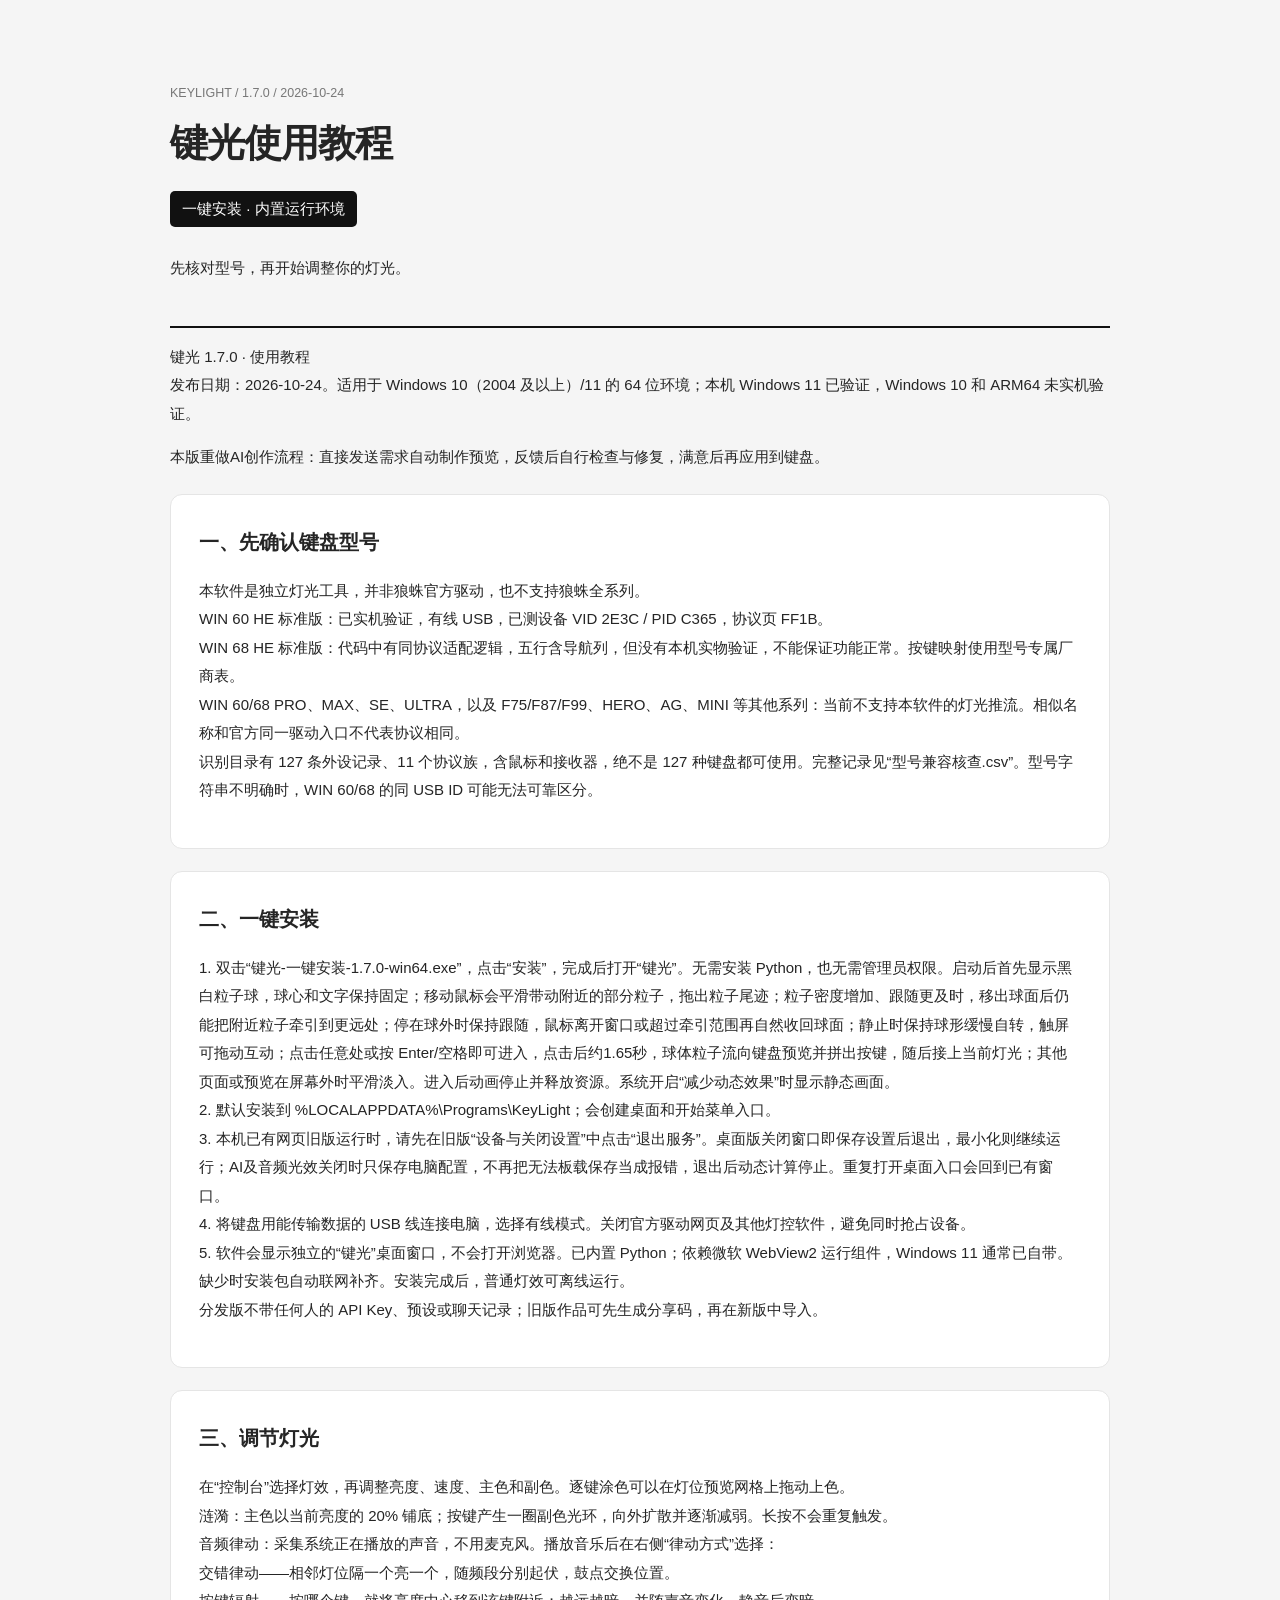
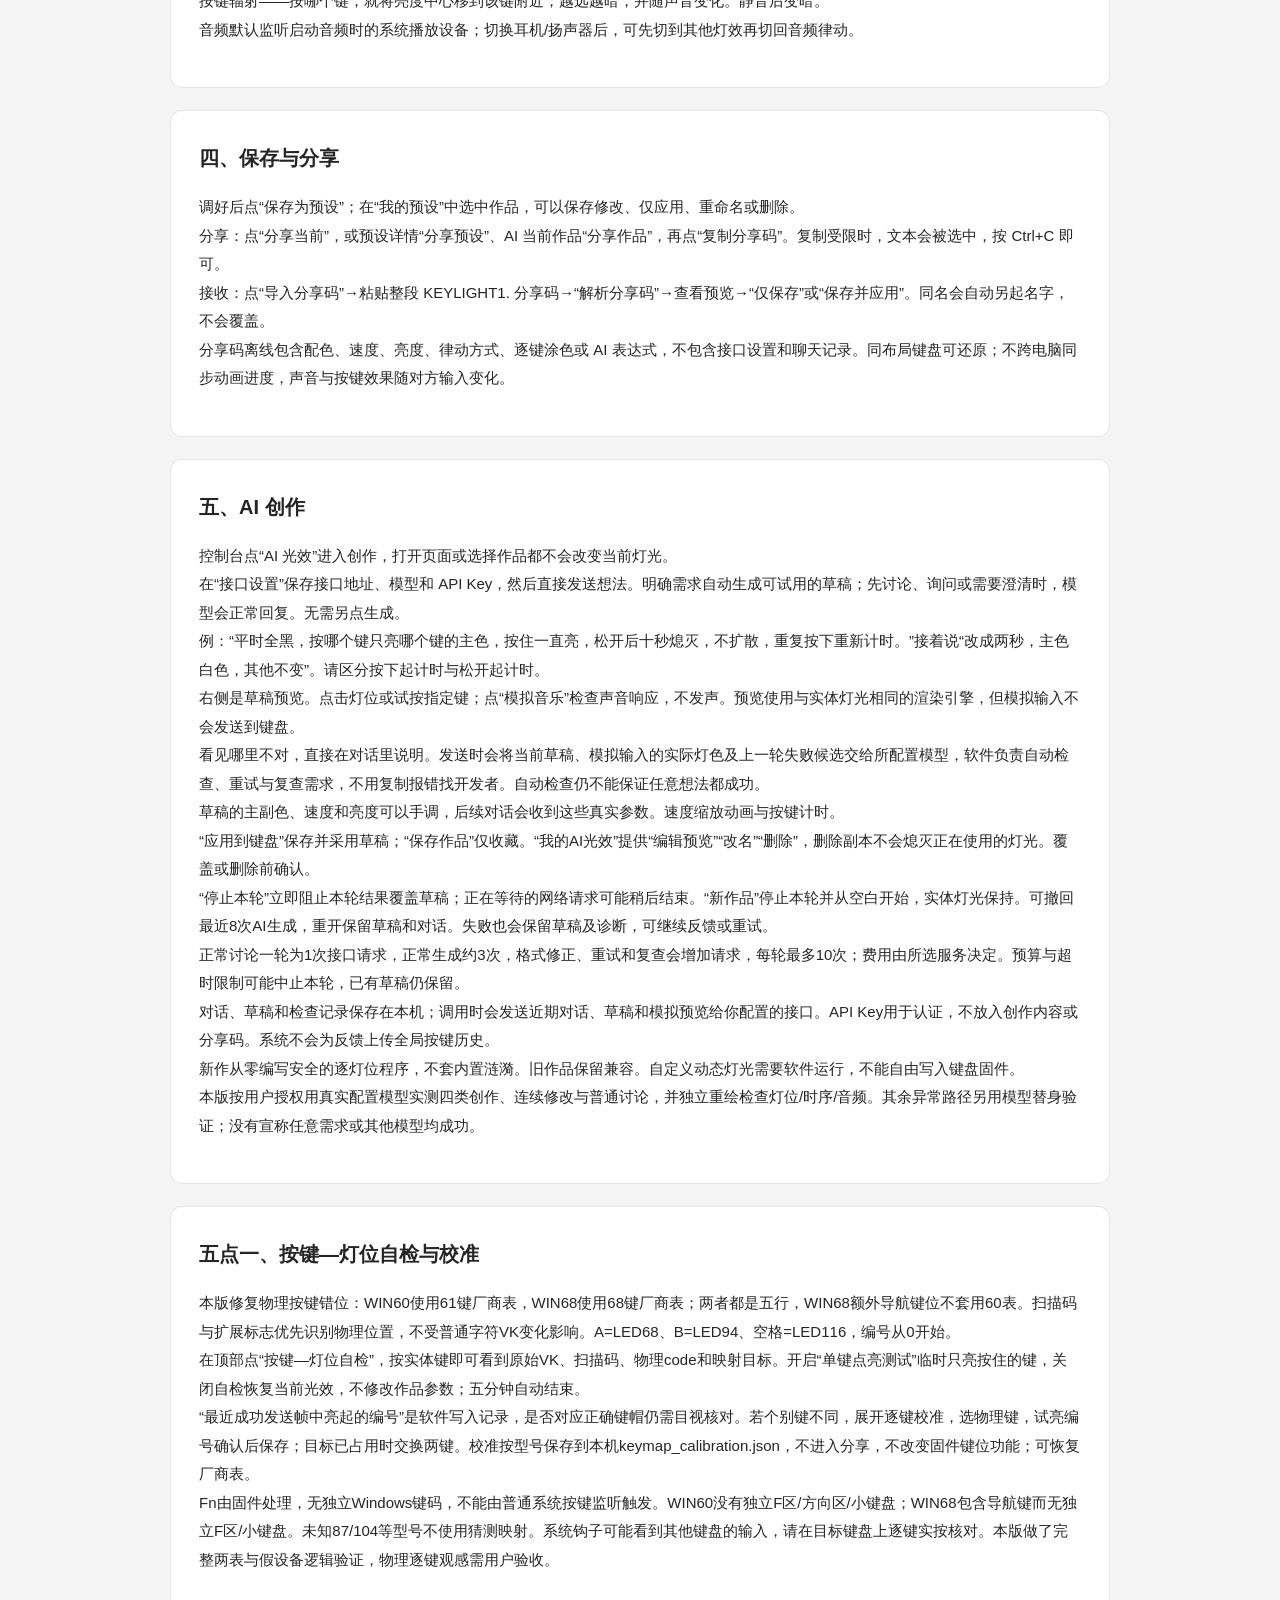
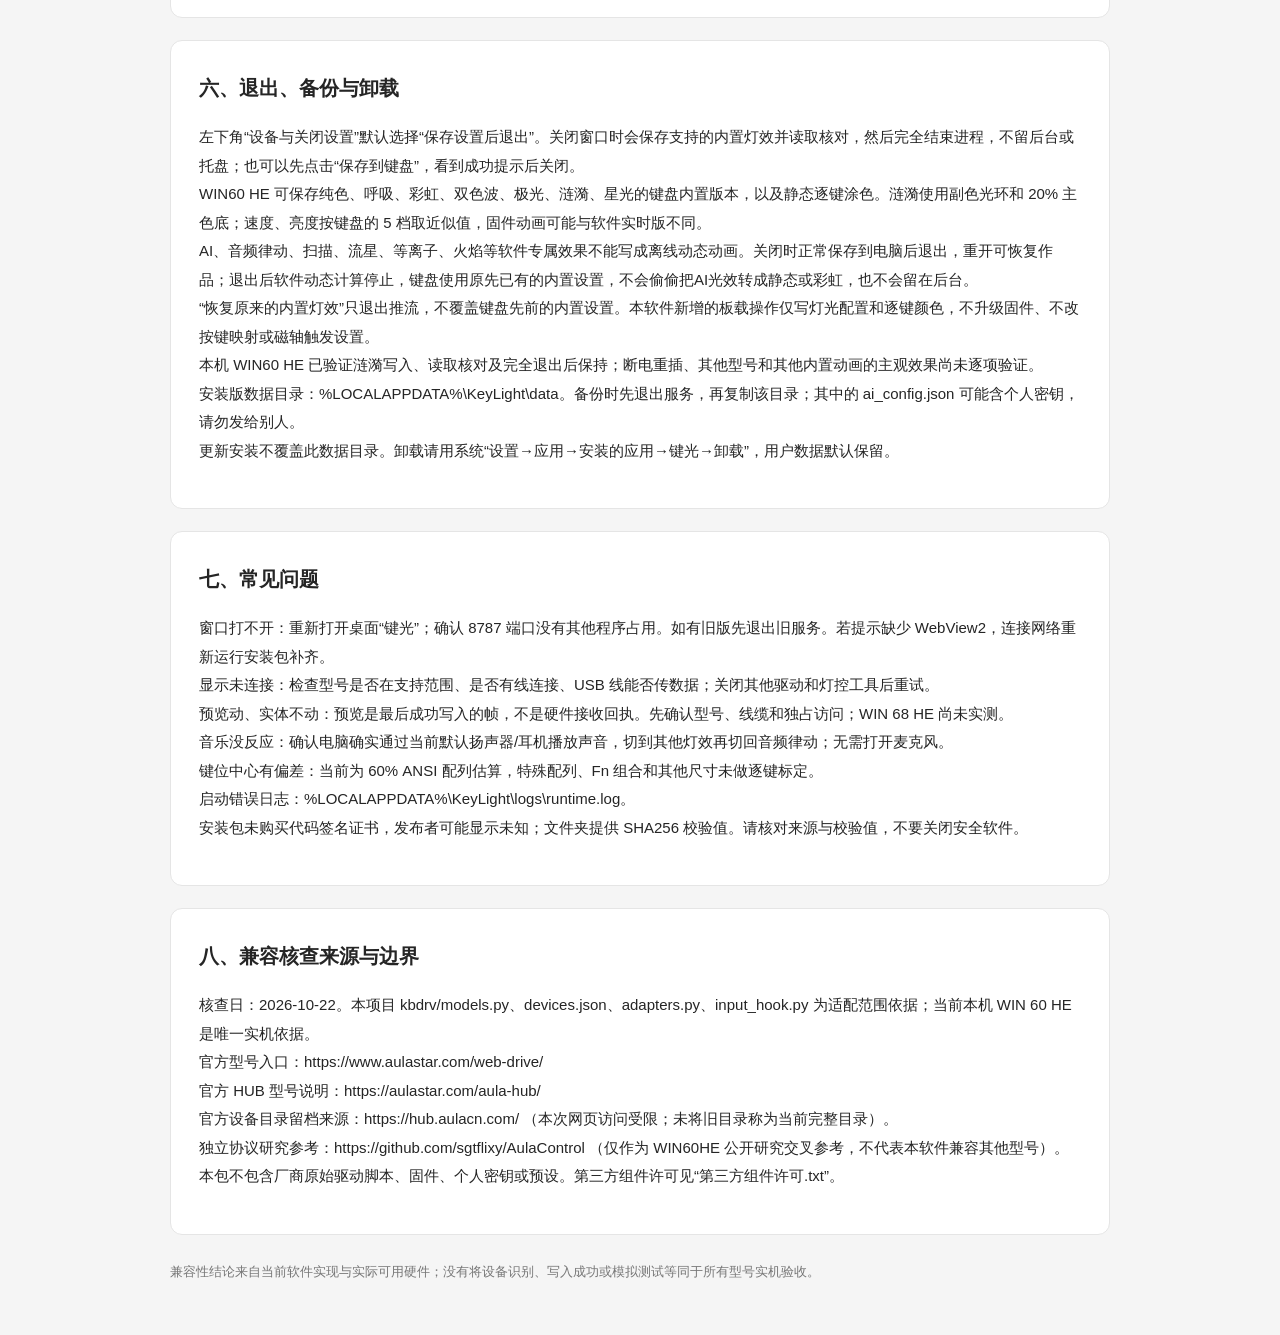
<file: docs/使用教程.html>
<!doctype html><html lang="zh-CN"><meta charset="utf-8"><meta name="viewport" content="width=device-width,initial-scale=1"><title>键光使用教程</title><style>
body{margin:0;background:#f5f5f5;color:#252525;font:15px/1.9 "Segoe UI","Microsoft YaHei",sans-serif}main{max-width:940px;margin:auto;padding:50px 24px}header{padding:28px 0;border-bottom:2px solid #111}h1{font-size:38px;letter-spacing:-1px;margin:0}h2{font-size:20px;margin:0 0 16px}section{background:white;border:1px solid #e5e5e5;border-radius:12px;padding:28px;margin:22px 0}p{white-space:normal;overflow-wrap:anywhere}small{color:#777}.tag{display:inline-block;background:#111;color:#fff;border-radius:5px;padding:4px 12px;margin:12px 0}@media print{body{background:white}main{padding:0}section{break-inside:avoid;border:0;padding:14px 0;margin:0}}@media(max-width:600px){main{padding:22px 14px}section{padding:20px}h1{font-size:30px}}
</style><main><header><small>KEYLIGHT / 1.7.0 / 2026-10-24</small><h1>键光使用教程</h1><span class="tag">一键安装 · 内置运行环境</span><p>先核对型号，再开始调整你的灯光。</p></header><p>键光 1.7.0 · 使用教程<br>发布日期：2026-10-24。适用于 Windows 10（2004 及以上）/11 的 64 位环境；本机 Windows 11 已验证，Windows 10 和 ARM64 未实机验证。</p><p>本版重做AI创作流程：直接发送需求自动制作预览，反馈后自行检查与修复，满意后再应用到键盘。</p><section><h2>一、先确认键盘型号</h2><p>本软件是独立灯光工具，并非狼蛛官方驱动，也不支持狼蛛全系列。<br>WIN 60 HE 标准版：已实机验证，有线 USB，已测设备 VID 2E3C / PID C365，协议页 FF1B。<br>WIN 68 HE 标准版：代码中有同协议适配逻辑，五行含导航列，但没有本机实物验证，不能保证功能正常。按键映射使用型号专属厂商表。<br>WIN 60/68 PRO、MAX、SE、ULTRA，以及 F75/F87/F99、HERO、AG、MINI 等其他系列：当前不支持本软件的灯光推流。相似名称和官方同一驱动入口不代表协议相同。<br>识别目录有 127 条外设记录、11 个协议族，含鼠标和接收器，绝不是 127 种键盘都可使用。完整记录见“型号兼容核查.csv”。型号字符串不明确时，WIN 60/68 的同 USB ID 可能无法可靠区分。</p></section><section><h2>二、一键安装</h2><p>1. 双击“键光-一键安装-1.7.0-win64.exe”，点击“安装”，完成后打开“键光”。无需安装 Python，也无需管理员权限。启动后首先显示黑白粒子球，球心和文字保持固定；移动鼠标会平滑带动附近的部分粒子，拖出粒子尾迹；粒子密度增加、跟随更及时，移出球面后仍能把附近粒子牵引到更远处；停在球外时保持跟随，鼠标离开窗口或超过牵引范围再自然收回球面；静止时保持球形缓慢自转，触屏可拖动互动；点击任意处或按 Enter/空格即可进入，点击后约1.65秒，球体粒子流向键盘预览并拼出按键，随后接上当前灯光；其他页面或预览在屏幕外时平滑淡入。进入后动画停止并释放资源。系统开启“减少动态效果”时显示静态画面。<br>2. 默认安装到 %LOCALAPPDATA%\Programs\KeyLight；会创建桌面和开始菜单入口。<br>3. 本机已有网页旧版运行时，请先在旧版“设备与关闭设置”中点击“退出服务”。桌面版关闭窗口即保存设置后退出，最小化则继续运行；AI及音频光效关闭时只保存电脑配置，不再把无法板载保存当成报错，退出后动态计算停止。重复打开桌面入口会回到已有窗口。<br>4. 将键盘用能传输数据的 USB 线连接电脑，选择有线模式。关闭官方驱动网页及其他灯控软件，避免同时抢占设备。<br>5. 软件会显示独立的“键光”桌面窗口，不会打开浏览器。已内置 Python；依赖微软 WebView2 运行组件，Windows 11 通常已自带。缺少时安装包自动联网补齐。安装完成后，普通灯效可离线运行。<br>分发版不带任何人的 API Key、预设或聊天记录；旧版作品可先生成分享码，再在新版中导入。</p></section><section><h2>三、调节灯光</h2><p>在“控制台”选择灯效，再调整亮度、速度、主色和副色。逐键涂色可以在灯位预览网格上拖动上色。<br>涟漪：主色以当前亮度的 20% 铺底；按键产生一圈副色光环，向外扩散并逐渐减弱。长按不会重复触发。<br>音频律动：采集系统正在播放的声音，不用麦克风。播放音乐后在右侧“律动方式”选择：<br>交错律动——相邻灯位隔一个亮一个，随频段分别起伏，鼓点交换位置。<br>按键辐射——按哪个键，就将亮度中心移到该键附近；越远越暗，并随声音变化。静音后变暗。<br>音频默认监听启动音频时的系统播放设备；切换耳机/扬声器后，可先切到其他灯效再切回音频律动。</p></section><section><h2>四、保存与分享</h2><p>调好后点“保存为预设”；在“我的预设”中选中作品，可以保存修改、仅应用、重命名或删除。<br>分享：点“分享当前”，或预设详情“分享预设”、AI 当前作品“分享作品”，再点“复制分享码”。复制受限时，文本会被选中，按 Ctrl+C 即可。<br>接收：点“导入分享码”→粘贴整段 KEYLIGHT1. 分享码→“解析分享码”→查看预览→“仅保存”或“保存并应用”。同名会自动另起名字，不会覆盖。<br>分享码离线包含配色、速度、亮度、律动方式、逐键涂色或 AI 表达式，不包含接口设置和聊天记录。同布局键盘可还原；不跨电脑同步动画进度，声音与按键效果随对方输入变化。</p></section><section><h2>五、AI 创作</h2><p>控制台点“AI 光效”进入创作，打开页面或选择作品都不会改变当前灯光。<br>在“接口设置”保存接口地址、模型和 API Key，然后直接发送想法。明确需求自动生成可试用的草稿；先讨论、询问或需要澄清时，模型会正常回复。无需另点生成。<br>例：“平时全黑，按哪个键只亮哪个键的主色，按住一直亮，松开后十秒熄灭，不扩散，重复按下重新计时。”接着说“改成两秒，主色白色，其他不变”。请区分按下起计时与松开起计时。<br>右侧是草稿预览。点击灯位或试按指定键；点“模拟音乐”检查声音响应，不发声。预览使用与实体灯光相同的渲染引擎，但模拟输入不会发送到键盘。<br>看见哪里不对，直接在对话里说明。发送时会将当前草稿、模拟输入的实际灯色及上一轮失败候选交给所配置模型，软件负责自动检查、重试与复查需求，不用复制报错找开发者。自动检查仍不能保证任意想法都成功。<br>草稿的主副色、速度和亮度可以手调，后续对话会收到这些真实参数。速度缩放动画与按键计时。<br>“应用到键盘”保存并采用草稿；“保存作品”仅收藏。“我的AI光效”提供“编辑预览”“改名”“删除”，删除副本不会熄灭正在使用的灯光。覆盖或删除前确认。<br>“停止本轮”立即阻止本轮结果覆盖草稿；正在等待的网络请求可能稍后结束。“新作品”停止本轮并从空白开始，实体灯光保持。可撤回最近8次AI生成，重开保留草稿和对话。失败也会保留草稿及诊断，可继续反馈或重试。<br>正常讨论一轮为1次接口请求，正常生成约3次，格式修正、重试和复查会增加请求，每轮最多10次；费用由所选服务决定。预算与超时限制可能中止本轮，已有草稿仍保留。<br>对话、草稿和检查记录保存在本机；调用时会发送近期对话、草稿和模拟预览给你配置的接口。API Key用于认证，不放入创作内容或分享码。系统不会为反馈上传全局按键历史。<br>新作从零编写安全的逐灯位程序，不套内置涟漪。旧作品保留兼容。自定义动态灯光需要软件运行，不能自由写入键盘固件。<br>本版按用户授权用真实配置模型实测四类创作、连续修改与普通讨论，并独立重绘检查灯位/时序/音频。其余异常路径另用模型替身验证；没有宣称任意需求或其他模型均成功。</p></section><section><h2>五点一、按键—灯位自检与校准</h2><p>本版修复物理按键错位：WIN60使用61键厂商表，WIN68使用68键厂商表；两者都是五行，WIN68额外导航键位不套用60表。扫描码与扩展标志优先识别物理位置，不受普通字符VK变化影响。A=LED68、B=LED94、空格=LED116，编号从0开始。<br>在顶部点“按键—灯位自检”，按实体键即可看到原始VK、扫描码、物理code和映射目标。开启“单键点亮测试”临时只亮按住的键，关闭自检恢复当前光效，不修改作品参数；五分钟自动结束。<br>“最近成功发送帧中亮起的编号”是软件写入记录，是否对应正确键帽仍需目视核对。若个别键不同，展开逐键校准，选物理键，试亮编号确认后保存；目标已占用时交换两键。校准按型号保存到本机keymap_calibration.json，不进入分享，不改变固件键位功能；可恢复厂商表。<br>Fn由固件处理，无独立Windows键码，不能由普通系统按键监听触发。WIN60没有独立F区/方向区/小键盘；WIN68包含导航键而无独立F区/小键盘。未知87/104等型号不使用猜测映射。系统钩子可能看到其他键盘的输入，请在目标键盘上逐键实按核对。本版做了完整两表与假设备逻辑验证，物理逐键观感需用户验收。</p></section><section><h2>六、退出、备份与卸载</h2><p>左下角“设备与关闭设置”默认选择“保存设置后退出”。关闭窗口时会保存支持的内置灯效并读取核对，然后完全结束进程，不留后台或托盘；也可以先点击“保存到键盘”，看到成功提示后关闭。<br>WIN60 HE 可保存纯色、呼吸、彩虹、双色波、极光、涟漪、星光的键盘内置版本，以及静态逐键涂色。涟漪使用副色光环和 20% 主色底；速度、亮度按键盘的 5 档取近似值，固件动画可能与软件实时版不同。<br>AI、音频律动、扫描、流星、等离子、火焰等软件专属效果不能写成离线动态动画。关闭时正常保存到电脑后退出，重开可恢复作品；退出后软件动态计算停止，键盘使用原先已有的内置设置，不会偷偷把AI光效转成静态或彩虹，也不会留在后台。<br>“恢复原来的内置灯效”只退出推流，不覆盖键盘先前的内置设置。本软件新增的板载操作仅写灯光配置和逐键颜色，不升级固件、不改按键映射或磁轴触发设置。<br>本机 WIN60 HE 已验证涟漪写入、读取核对及完全退出后保持；断电重插、其他型号和其他内置动画的主观效果尚未逐项验证。<br>安装版数据目录：%LOCALAPPDATA%\KeyLight\data。备份时先退出服务，再复制该目录；其中的 ai_config.json 可能含个人密钥，请勿发给别人。<br>更新安装不覆盖此数据目录。卸载请用系统“设置→应用→安装的应用→键光→卸载”，用户数据默认保留。</p></section><section><h2>七、常见问题</h2><p>窗口打不开：重新打开桌面“键光”；确认 8787 端口没有其他程序占用。如有旧版先退出旧服务。若提示缺少 WebView2，连接网络重新运行安装包补齐。<br>显示未连接：检查型号是否在支持范围、是否有线连接、USB 线能否传数据；关闭其他驱动和灯控工具后重试。<br>预览动、实体不动：预览是最后成功写入的帧，不是硬件接收回执。先确认型号、线缆和独占访问；WIN 68 HE 尚未实测。<br>音乐没反应：确认电脑确实通过当前默认扬声器/耳机播放声音，切到其他灯效再切回音频律动；无需打开麦克风。<br>键位中心有偏差：当前为 60% ANSI 配列估算，特殊配列、Fn 组合和其他尺寸未做逐键标定。<br>启动错误日志：%LOCALAPPDATA%\KeyLight\logs\runtime.log。<br>安装包未购买代码签名证书，发布者可能显示未知；文件夹提供 SHA256 校验值。请核对来源与校验值，不要关闭安全软件。</p></section><section><h2>八、兼容核查来源与边界</h2><p>核查日：2026-10-22。本项目 kbdrv/models.py、devices.json、adapters.py、input_hook.py 为适配范围依据；当前本机 WIN 60 HE 是唯一实机依据。<br>官方型号入口：https://www.aulastar.com/web-drive/<br>官方 HUB 型号说明：https://aulastar.com/aula-hub/<br>官方设备目录留档来源：https://hub.aulacn.com/ （本次网页访问受限；未将旧目录称为当前完整目录）。<br>独立协议研究参考：https://github.com/sgtflixy/AulaControl （仅作为 WIN60HE 公开研究交叉参考，不代表本软件兼容其他型号）。<br>本包不包含厂商原始驱动脚本、固件、个人密钥或预设。第三方组件许可见“第三方组件许可.txt”。</p></section><footer><small>兼容性结论来自当前软件实现与实际可用硬件；没有将设备识别、写入成功或模拟测试等同于所有型号实机验收。</small></footer></main></html>
</file>
